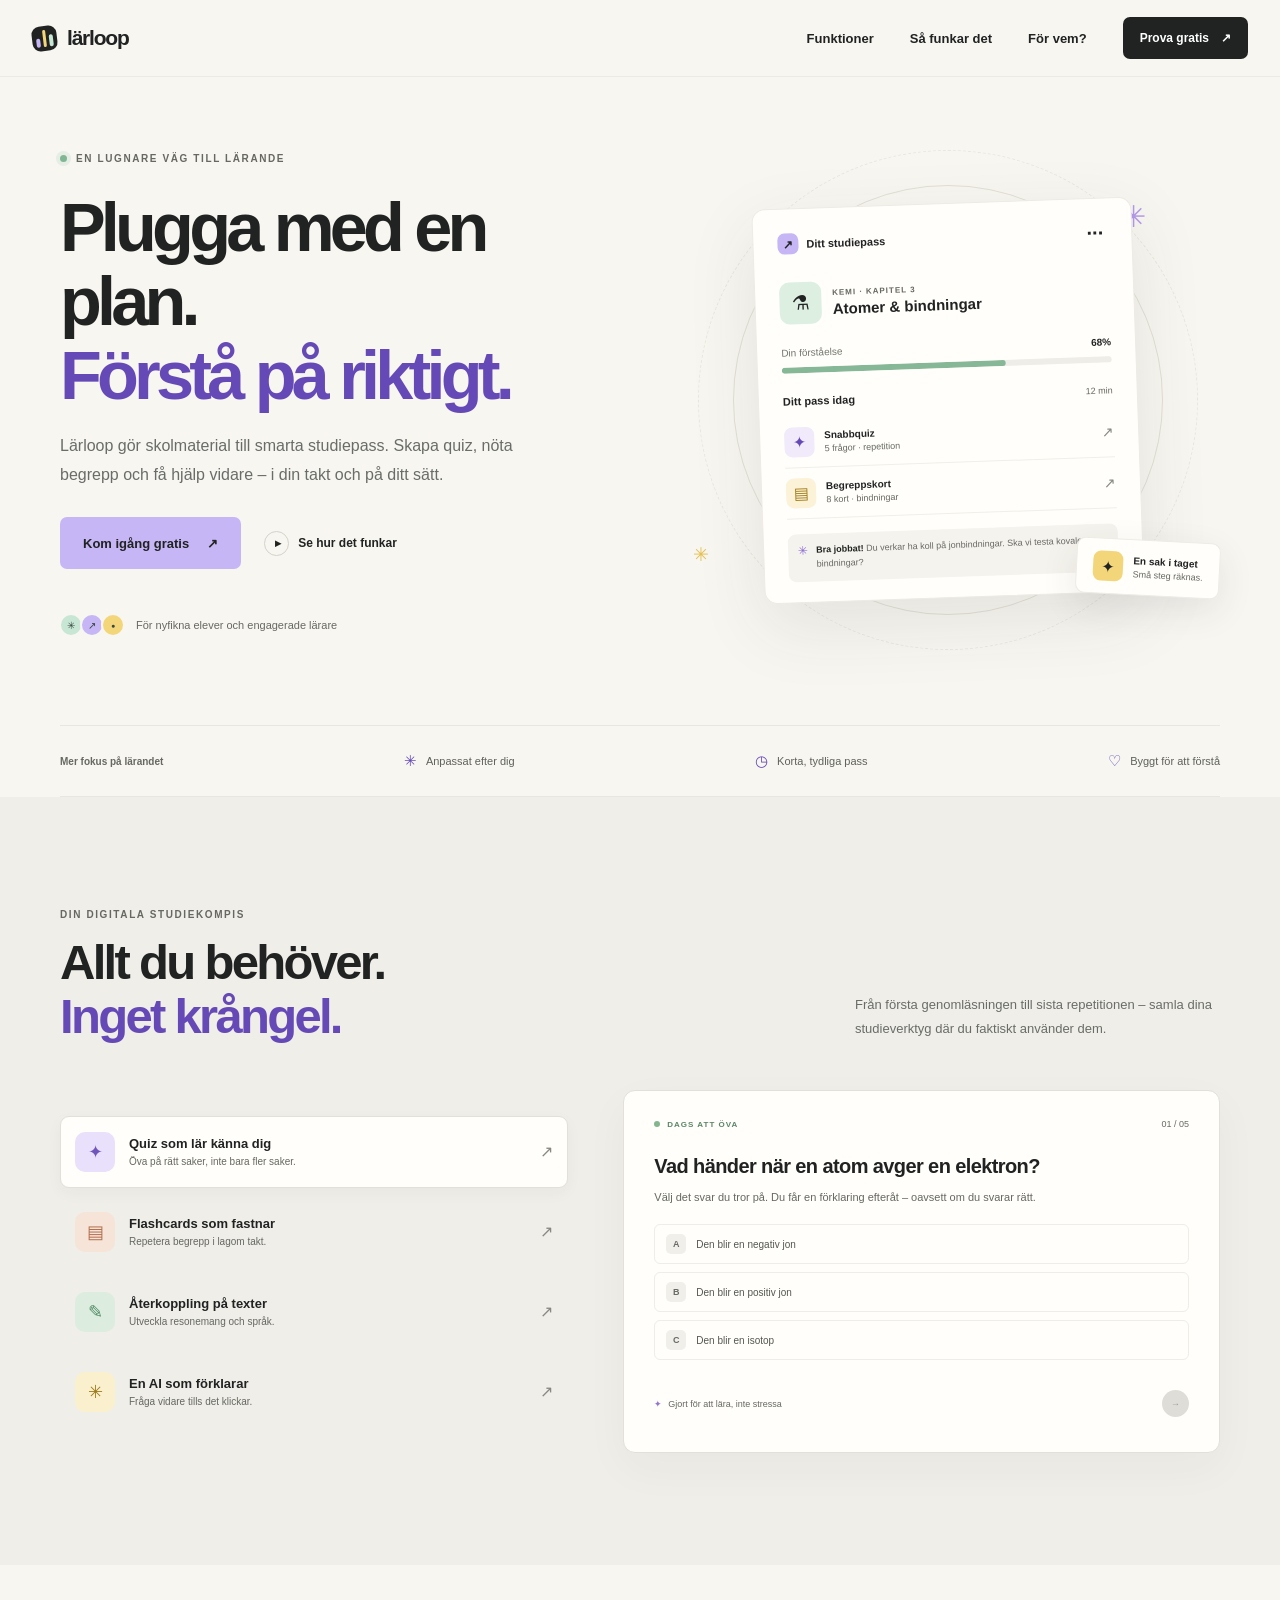
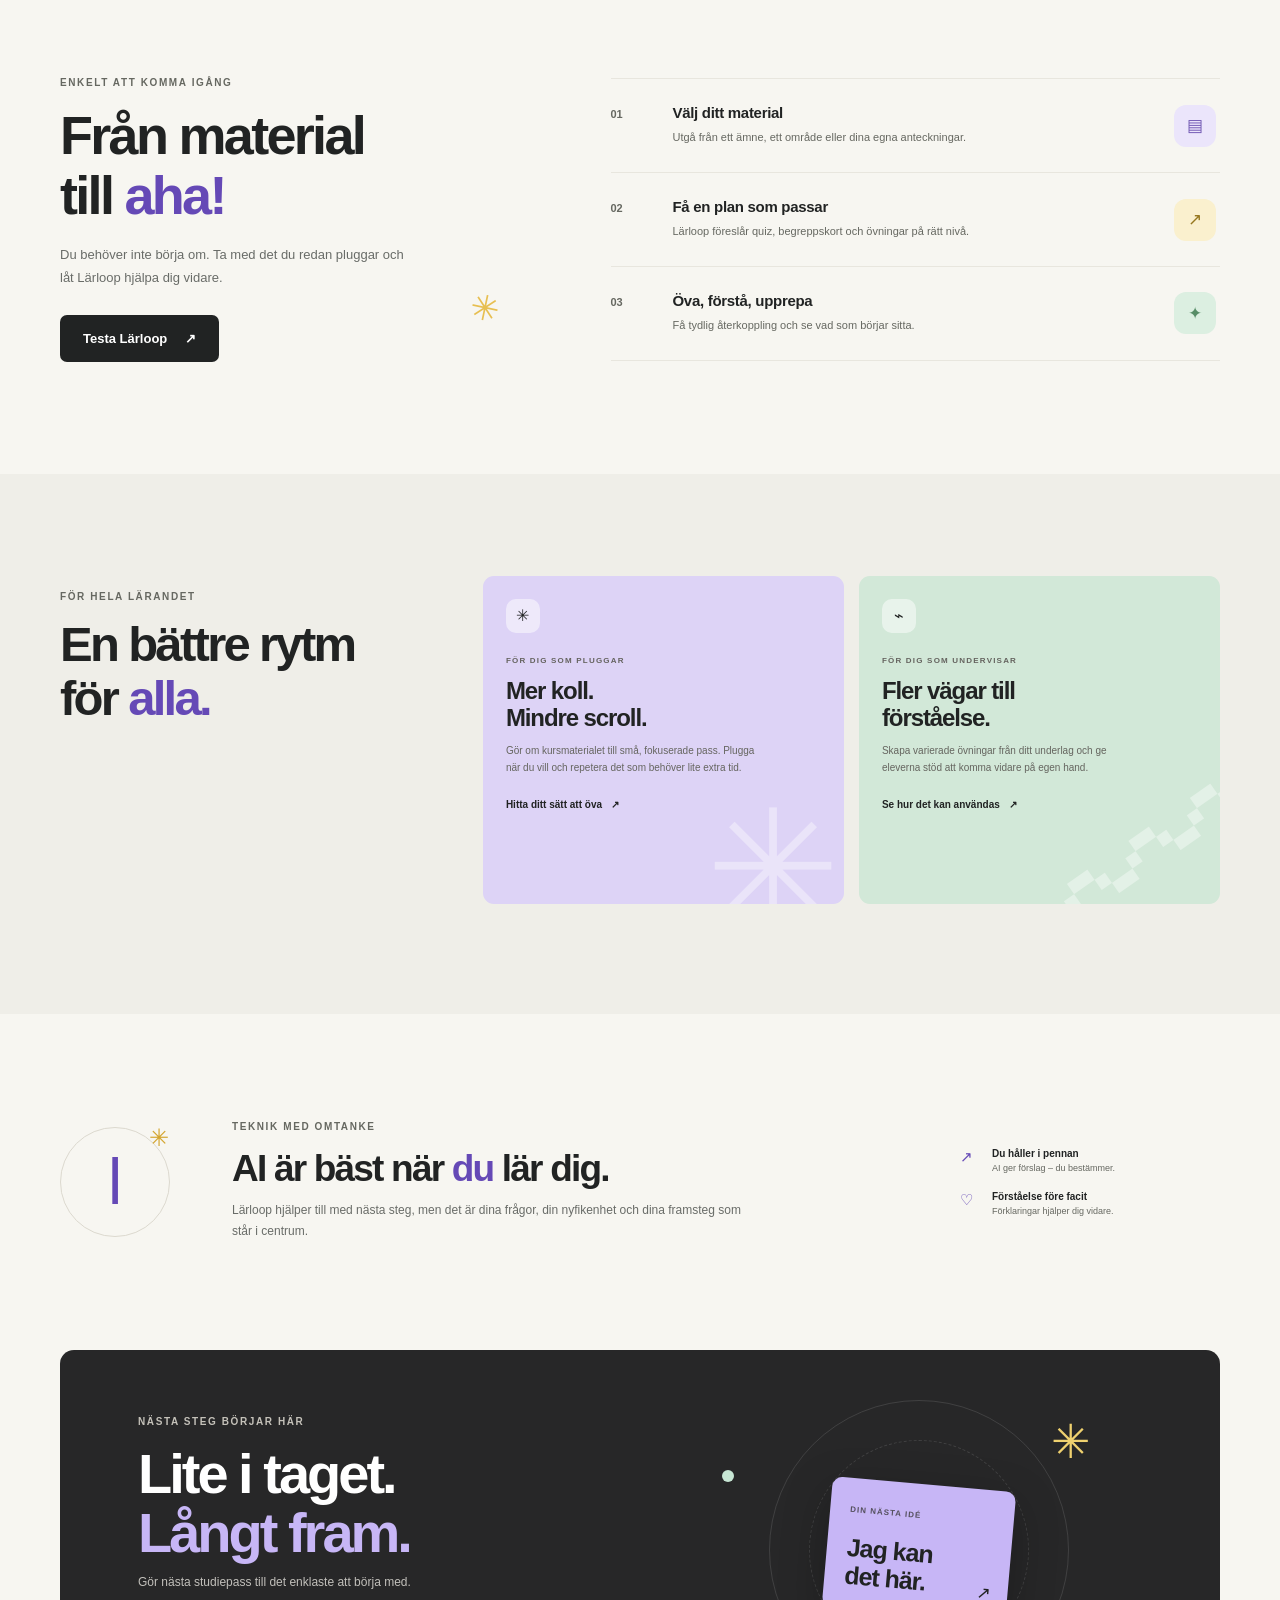
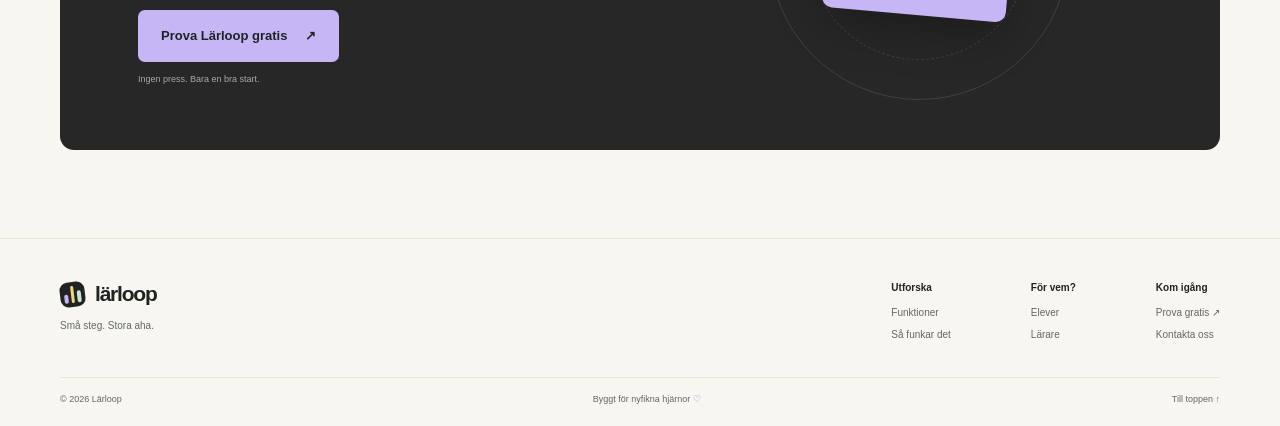
<file: index.html>
<!doctype html>
<html lang="sv">
  <head>
    <meta charset="utf-8">
    <meta name="viewport" content="width=device-width, initial-scale=1">
    <meta name="theme-color" content="#f7f6f1">
    <meta name="description" content="Lärloop hjälper dig att förstå mer och plugga smartare med AI-verktyg för skola och studier.">
    <title>Lärloop – plugga med en plan</title>
    <link rel="stylesheet" href="styles.css">
    <script src="script.js" defer></script>
  </head>
  <body>
    <a class="skip-link" href="#main">Hoppa till innehållet</a>
    <header class="site-header">
      <div class="nav-shell">
        <a class="brand" href="#top" aria-label="Lärloop, till startsidan">
          <span class="brand-mark" aria-hidden="true"><span></span><span></span><span></span></span>
          <span>lärloop</span>
        </a>
        <button class="menu-toggle" type="button" aria-expanded="false" aria-controls="site-nav" aria-label="Öppna meny">
          <span></span><span></span>
        </button>
        <nav class="site-nav" id="site-nav" aria-label="Huvudmeny">
          <a href="#funktioner">Funktioner</a>
          <a href="#sa-funkar-det">Så funkar det</a>
          <a href="#for-vem">För vem?</a>
          <a class="button button-small button-dark" href="app.html">Prova gratis <span aria-hidden="true">↗</span></a>
        </nav>
      </div>
    </header>

    <main id="main">
      <section class="hero section-wrap" id="top">
        <div class="hero-copy">
          <div class="eyebrow"><span class="eyebrow-dot"></span> En lugnare väg till lärande</div>
          <h1>Plugga med en plan.<br><span>Förstå på riktigt.</span></h1>
          <p class="hero-lede">Lärloop gör skolmaterial till smarta studiepass. Skapa quiz, nöta begrepp och få hjälp vidare – i din takt och på ditt sätt.</p>
          <div class="hero-actions">
            <a class="button button-primary" href="app.html">Kom igång gratis <span aria-hidden="true">↗</span></a>
            <a class="text-link" href="#sa-funkar-det"><span class="play-icon" aria-hidden="true">▶</span> Se hur det funkar</a>
          </div>
          <div class="hero-note"><span class="avatar-stack" aria-hidden="true"><i>✳</i><i>↗</i><i>●</i></span><span>För nyfikna elever och engagerade lärare</span></div>
        </div>
        <div class="hero-visual" aria-label="Exempel på ett personligt studiepass i Lärloop">
          <div class="visual-sparkle sparkle-one" aria-hidden="true">✳</div>
          <div class="visual-sparkle sparkle-two" aria-hidden="true">✳</div>
          <div class="orbit orbit-one"></div><div class="orbit orbit-two"></div>
          <div class="study-card">
            <div class="study-card-top">
              <div class="mini-brand"><span class="mini-mark" aria-hidden="true">↗</span> Ditt studiepass</div>
              <button class="more-button" type="button" aria-label="Fler alternativ">···</button>
            </div>
            <div class="study-subject"><span class="subject-icon" aria-hidden="true">⚗</span><div><span class="tiny-label">KEMI · KAPITEL 3</span><strong>Atomer &amp; bindningar</strong></div></div>
            <div class="progress-label"><span>Din förståelse</span><strong id="progress-value">68%</strong></div>
            <div class="progress-track" role="progressbar" aria-label="Din förståelse i kemi" aria-valuenow="68" aria-valuemin="0" aria-valuemax="100"><span id="progress-bar"></span></div>
            <div class="today-label">Ditt pass idag <span>12 min</span></div>
            <div class="task-row"><span class="task-icon task-purple" aria-hidden="true">✦</span><span><strong>Snabbquiz</strong><small>5 frågor · repetition</small></span><span class="task-arrow" aria-hidden="true">↗</span></div>
            <div class="task-row"><span class="task-icon task-yellow" aria-hidden="true">▤</span><span><strong>Begreppskort</strong><small>8 kort · bindningar</small></span><span class="task-arrow" aria-hidden="true">↗</span></div>
            <div class="coach-note"><span class="coach-icon" aria-hidden="true">✳</span><p><strong>Bra jobbat!</strong> Du verkar ha koll på jonbindningar. Ska vi testa kovalenta bindningar?</p></div>
          </div>
          <div class="floating-note"><span aria-hidden="true">✦</span><div><strong>En sak i taget</strong><small>Små steg räknas.</small></div></div>
        </div>
      </section>

      <section class="proof-strip section-wrap" aria-label="Lärloops arbetssätt">
        <span class="proof-intro">Mer fokus på lärandet</span>
        <span><i aria-hidden="true">✳</i> Anpassat efter dig</span>
        <span><i aria-hidden="true">◷</i> Korta, tydliga pass</span>
        <span><i aria-hidden="true">♡</i> Byggt för att förstå</span>
      </section>

      <section class="features-section section-pad" id="funktioner">
        <div class="section-wrap">
          <div class="section-heading">
            <div><div class="eyebrow">Din digitala studiekompis</div><h2>Allt du behöver.<br><span>Inget krångel.</span></h2></div>
            <p>Från första genomläsningen till sista repetitionen – samla dina studieverktyg där du faktiskt använder dem.</p>
          </div>
          <div class="feature-layout">
            <div class="feature-list" role="tablist" aria-label="Utforska Lärloops verktyg">
              <button class="feature-tab is-active" type="button" role="tab" id="tab-quiz" aria-selected="true" aria-controls="feature-panel" data-feature="quiz">
                <span class="feature-tab-icon icon-lilac" aria-hidden="true">✦</span><span><strong>Quiz som lär känna dig</strong><small>Öva på rätt saker, inte bara fler saker.</small></span><span class="tab-chevron" aria-hidden="true">↗</span>
              </button>
              <button class="feature-tab" type="button" role="tab" id="tab-cards" aria-selected="false" aria-controls="feature-panel" data-feature="cards" tabindex="-1">
                <span class="feature-tab-icon icon-peach" aria-hidden="true">▤</span><span><strong>Flashcards som fastnar</strong><small>Repetera begrepp i lagom takt.</small></span><span class="tab-chevron" aria-hidden="true">↗</span>
              </button>
              <button class="feature-tab" type="button" role="tab" id="tab-writing" aria-selected="false" aria-controls="feature-panel" data-feature="writing" tabindex="-1">
                <span class="feature-tab-icon icon-mint" aria-hidden="true">✎</span><span><strong>Återkoppling på texter</strong><small>Utveckla resonemang och språk.</small></span><span class="tab-chevron" aria-hidden="true">↗</span>
              </button>
              <button class="feature-tab" type="button" role="tab" id="tab-assistant" aria-selected="false" aria-controls="feature-panel" data-feature="assistant" tabindex="-1">
                <span class="feature-tab-icon icon-yellow" aria-hidden="true">✳</span><span><strong>En AI som förklarar</strong><small>Fråga vidare tills det klickar.</small></span><span class="tab-chevron" aria-hidden="true">↗</span>
              </button>
            </div>
            <div class="feature-preview" id="feature-panel" role="tabpanel" aria-labelledby="tab-quiz" tabindex="0">
              <div class="preview-top"><span class="preview-pill"><i aria-hidden="true"></i><span id="preview-label">DAGS ATT ÖVA</span></span><span class="preview-count" id="preview-count">01 / 05</span></div>
              <h3 id="preview-title">Vad händer när en atom avger en elektron?</h3>
              <p id="preview-description">Välj det svar du tror på. Du får en förklaring efteråt – oavsett om du svarar rätt.</p>
              <div class="answer-list" id="answer-list">
                <button class="answer-option" type="button" data-correct="false"><span>A</span> Den blir en negativ jon</button>
                <button class="answer-option" type="button" data-correct="true"><span>B</span> Den blir en positiv jon</button>
                <button class="answer-option" type="button" data-correct="false"><span>C</span> Den blir en isotop</button>
              </div>
              <div class="feedback-message" id="answer-feedback" aria-live="polite"></div>
              <div class="preview-footer"><span><i aria-hidden="true">✦</i> Gjort för att lära, inte stressa</span><button id="next-question" type="button" aria-label="Nästa övning" disabled>→</button></div>
            </div>
          </div>
        </div>
      </section>

      <section class="steps-section section-pad" id="sa-funkar-det">
        <div class="section-wrap steps-grid">
          <div class="steps-copy">
            <div class="eyebrow">Enkelt att komma igång</div>
            <h2>Från material<br>till <span>aha!</span></h2>
            <p>Du behöver inte börja om. Ta med det du redan pluggar och låt Lärloop hjälpa dig vidare.</p>
            <a class="button button-dark" href="app.html">Testa Lärloop <span aria-hidden="true">↗</span></a>
            <div class="steps-doodle" aria-hidden="true">✳</div>
          </div>
          <div class="steps-list">
            <article class="step-item"><span class="step-number">01</span><div><h3>Välj ditt material</h3><p>Utgå från ett ämne, ett område eller dina egna anteckningar.</p></div><span class="step-icon step-icon-purple" aria-hidden="true">▤</span></article>
            <article class="step-item"><span class="step-number">02</span><div><h3>Få en plan som passar</h3><p>Lärloop föreslår quiz, begreppskort och övningar på rätt nivå.</p></div><span class="step-icon step-icon-yellow" aria-hidden="true">↗</span></article>
            <article class="step-item"><span class="step-number">03</span><div><h3>Öva, förstå, upprepa</h3><p>Få tydlig återkoppling och se vad som börjar sitta.</p></div><span class="step-icon step-icon-mint" aria-hidden="true">✦</span></article>
          </div>
        </div>
      </section>

      <section class="audience-section section-pad" id="for-vem">
        <div class="section-wrap audience-wrap">
          <div class="audience-heading"><div class="eyebrow">För hela lärandet</div><h2>En bättre rytm<br>för <span>alla.</span></h2></div>
          <div class="audience-cards">
            <article class="audience-card learner-card"><div class="audience-icon" aria-hidden="true">✳</div><div class="eyebrow">För dig som pluggar</div><h3>Mer koll.<br>Mindre scroll.</h3><p>Gör om kursmaterialet till små, fokuserade pass. Plugga när du vill och repetera det som behöver lite extra tid.</p><a href="#funktioner" class="text-link">Hitta ditt sätt att öva <span aria-hidden="true">↗</span></a><div class="card-decoration decoration-sun" aria-hidden="true">✳</div></article>
            <article class="audience-card teacher-card"><div class="audience-icon" aria-hidden="true">⌁</div><div class="eyebrow">För dig som undervisar</div><h3>Fler vägar till<br>förståelse.</h3><p>Skapa varierade övningar från ditt underlag och ge eleverna stöd att komma vidare på egen hand.</p><a href="#sa-funkar-det" class="text-link">Se hur det kan användas <span aria-hidden="true">↗</span></a><div class="card-decoration decoration-loop" aria-hidden="true">〰</div></article>
          </div>
        </div>
      </section>

      <section class="promise-section section-wrap">
        <div class="promise-mark" aria-hidden="true"><span>l</span><i>✳</i></div>
        <div class="promise-copy"><div class="eyebrow">Teknik med omtanke</div><h2>AI är bäst när <span>du</span> lär dig.</h2><p>Lärloop hjälper till med nästa steg, men det är dina frågor, din nyfikenhet och dina framsteg som står i centrum.</p></div>
        <div class="promise-points"><div><span aria-hidden="true">↗</span><strong>Du håller i pennan</strong><small>AI ger förslag – du bestämmer.</small></div><div><span aria-hidden="true">♡</span><strong>Förståelse före facit</strong><small>Förklaringar hjälper dig vidare.</small></div></div>
      </section>

      <section class="closing-section section-wrap">
        <div class="closing-content"><div class="eyebrow">Nästa steg börjar här</div><h2>Lite i taget.<br><span>Långt fram.</span></h2><p>Gör nästa studiepass till det enklaste att börja med.</p><a class="button button-primary" href="app.html">Prova Lärloop gratis <span aria-hidden="true">↗</span></a><small>Ingen press. Bara en bra start.</small></div>
        <div class="closing-art" aria-hidden="true"><div class="art-ring ring-a"></div><div class="art-ring ring-b"></div><div class="art-star">✳</div><div class="art-orbit-dot"></div><div class="art-card"><span>DIN NÄSTA IDÉ</span><strong>Jag kan<br>det här.</strong><i>↗</i></div></div>
      </section>
    </main>

    <footer class="site-footer">
      <div class="footer-main section-wrap">
        <div class="footer-brand"><a class="brand" href="#top"><span class="brand-mark" aria-hidden="true"><span></span><span></span><span></span></span><span>lärloop</span></a><p>Små steg. Stora aha.</p></div>
        <div class="footer-links"><div><strong>Utforska</strong><a href="#funktioner">Funktioner</a><a href="#sa-funkar-det">Så funkar det</a></div><div><strong>För vem?</strong><a href="#for-vem">Elever</a><a href="#for-vem">Lärare</a></div><div><strong>Kom igång</strong><a class="footer-signup" href="app.html">Prova gratis ↗</a><a href="mailto:hej@larloop.se">Kontakta oss</a></div></div>
      </div>
      <div class="footer-bottom section-wrap"><span>© <span id="current-year"></span> Lärloop</span><span>Byggt för nyfikna hjärnor <i aria-hidden="true">♡</i></span><a href="#top">Till toppen ↑</a></div>
    </footer>

  </body>
</html>
</file>
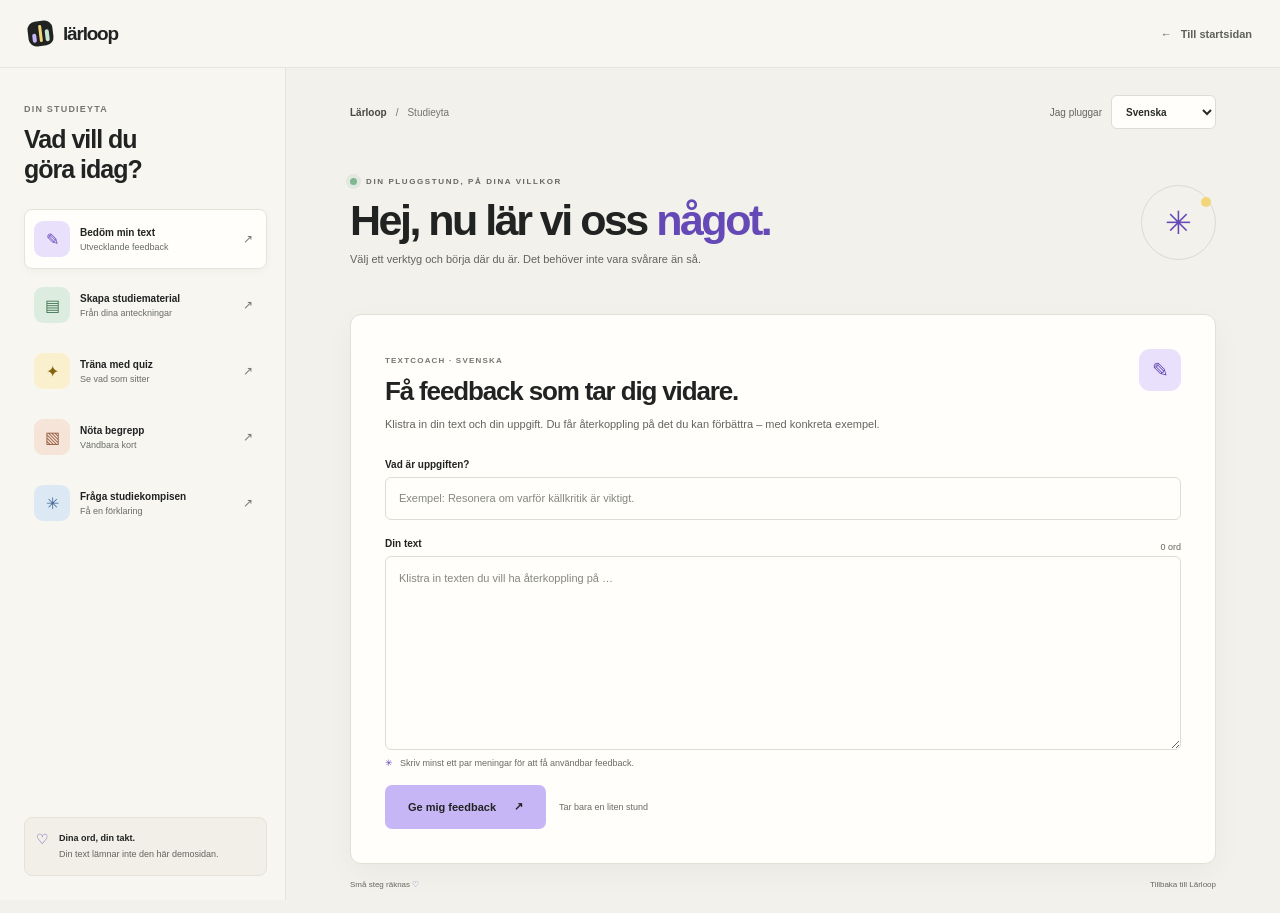
<file: app.html>
<!doctype html>
<html lang="sv">
  <head>
    <meta charset="utf-8">
    <meta name="viewport" content="width=device-width, initial-scale=1">
    <meta name="theme-color" content="#f7f6f1">
    <meta name="description" content="Välj studieverktyg, öva och få genomtänkt återkoppling med Lärloop.">
    <title>Din studieyta – Lärloop</title>
    <link rel="stylesheet" href="styles.css">
    <link rel="stylesheet" href="app.css">
    <script src="app.js" defer></script>
  </head>
  <body class="workspace-page">
    <a class="skip-link" href="#workspace-main">Hoppa till studieytan</a>
    <header class="workspace-header">
      <a class="brand" href="index.html" aria-label="Lärloop, tillbaka till startsidan">
        <span class="brand-mark" aria-hidden="true"><span></span><span></span><span></span></span>
        <span>lärloop</span>
      </a>
      <a class="back-link" href="index.html"><span aria-hidden="true">←</span> Till startsidan</a>
    </header>

    <main class="workspace-shell" id="workspace-main">
      <aside class="workspace-sidebar" aria-label="Välj studieverktyg">
        <div class="sidebar-kicker">DIN STUDIEYTA</div>
        <p class="sidebar-title">Vad vill du<br>göra idag?</p>
        <nav class="tool-nav" aria-label="Studieverktyg">
          <button class="tool-nav-button is-active" id="tool-write" type="button" data-tool="write" aria-current="page">
            <span class="tool-icon tool-icon-purple" aria-hidden="true">✎</span><span><strong>Bedöm min text</strong><small>Utvecklande feedback</small></span><span class="nav-arrow" aria-hidden="true">↗</span>
          </button>
          <button class="tool-nav-button" id="tool-material" type="button" data-tool="material">
            <span class="tool-icon tool-icon-green" aria-hidden="true">▤</span><span><strong>Skapa studiematerial</strong><small>Från dina anteckningar</small></span><span class="nav-arrow" aria-hidden="true">↗</span>
          </button>
          <button class="tool-nav-button" id="tool-quiz" type="button" data-tool="quiz">
            <span class="tool-icon tool-icon-yellow" aria-hidden="true">✦</span><span><strong>Träna med quiz</strong><small>Se vad som sitter</small></span><span class="nav-arrow" aria-hidden="true">↗</span>
          </button>
          <button class="tool-nav-button" id="tool-cards" type="button" data-tool="cards">
            <span class="tool-icon tool-icon-peach" aria-hidden="true">▧</span><span><strong>Nöta begrepp</strong><small>Vändbara kort</small></span><span class="nav-arrow" aria-hidden="true">↗</span>
          </button>
          <button class="tool-nav-button" id="tool-tutor" type="button" data-tool="tutor">
            <span class="tool-icon tool-icon-blue" aria-hidden="true">✳</span><span><strong>Fråga studiekompisen</strong><small>Få en förklaring</small></span><span class="nav-arrow" aria-hidden="true">↗</span>
          </button>
        </nav>
        <div class="privacy-note"><span aria-hidden="true">♡</span><p><strong>Dina ord, din takt.</strong><br>Din text lämnar inte den här demosidan.</p></div>
      </aside>

      <section class="workspace-content">
        <div class="workspace-topline">
          <div class="breadcrumb"><a href="index.html">Lärloop</a><span aria-hidden="true">/</span><span>Studieyta</span></div>
          <label class="subject-picker"><span>Jag pluggar</span>
            <select id="subject-select" aria-label="Välj ämne">
              <option value="Svenska">Svenska</option>
              <option value="Kemi">Kemi</option>
              <option value="Historia">Historia</option>
              <option value="Biologi">Biologi</option>
              <option value="Engelska">Engelska</option>
            </select>
          </label>
        </div>
        <div class="workspace-welcome">
          <div><div class="eyebrow"><span class="eyebrow-dot"></span> DIN PLUGGSTUND, PÅ DINA VILLKOR</div><h1>Hej, nu lär vi oss <span>något.</span></h1><p>Välj ett verktyg och börja där du är. Det behöver inte vara svårare än så.</p></div>
          <div class="welcome-mark" aria-hidden="true"><span>✳</span><i></i></div>
        </div>

        <section class="workspace-panel writing-panel" data-panel="write" aria-labelledby="writing-title">
          <div class="panel-heading"><div><span class="panel-overline">TEXTCOACH · <span class="selected-subject">SVENSKA</span></span><h2 id="writing-title">Få feedback som tar dig vidare.</h2><p>Klistra in din text och din uppgift. Du får återkoppling på det du kan förbättra – med konkreta exempel.</p></div><span class="panel-symbol" aria-hidden="true">✎</span></div>
          <form id="writing-form" class="writing-form">
            <label for="assignment-input">Vad är uppgiften?</label>
            <input id="assignment-input" name="assignment" type="text" placeholder="Exempel: Resonera om varför källkritik är viktigt." maxlength="180">
            <div class="editor-label-row"><label for="essay-input">Din text</label><span id="word-count">0 ord</span></div>
            <textarea id="essay-input" name="essay" rows="9" placeholder="Klistra in texten du vill ha återkoppling på …" required></textarea>
            <div class="writing-hint"><span aria-hidden="true">✳</span> Skriv minst ett par meningar för att få användbar feedback.</div>
            <div class="writing-actions"><button class="button button-primary" type="submit">Ge mig feedback <span aria-hidden="true">↗</span></button><span>Tar bara en liten stund</span></div>
          </form>
          <section class="feedback-panel" id="feedback-panel" aria-live="polite" aria-labelledby="feedback-title" hidden>
            <div class="feedback-header"><div><span class="panel-overline">DIN ÅTERKOPPLING</span><h3 id="feedback-title">Här är vad jag ser i din text</h3></div><span class="feedback-badge"><span aria-hidden="true">✦</span> Att öva på</span></div>
            <p class="feedback-intro" id="feedback-intro"></p>
            <div class="feedback-grid" id="feedback-grid"></div>
            <div class="feedback-next"><span class="next-icon" aria-hidden="true">↗</span><div><strong>Nästa steg</strong><p id="next-suggestion"></p></div></div>
            <details class="example-rewrite"><summary>Se ett exempel på hur du kan utveckla en mening</summary><p id="rewrite-example"></p><small>Exemplet är ett stöd – behåll din egen röst och dina egna idéer.</small></details>
            <div class="feedback-actions"><button type="button" class="button button-dark" id="revise-button">Jag vill skriva om texten <span aria-hidden="true">↗</span></button><button type="button" class="subtle-button" id="clear-feedback">Börja om</button></div>
            <p class="demo-disclaimer">Det här är en interaktiv demo med fördefinierad textanalys, inte en ansluten AI-tjänst. Feedbacken är ett lärstöd – inte ett betyg.</p>
          </section>
        </section>

        <section class="workspace-panel material-panel" data-panel="material" aria-labelledby="material-title" hidden>
          <div class="panel-heading"><div><span class="panel-overline">DINA ANTECKNINGAR · <span class="selected-subject">SVENSKA</span></span><h2 id="material-title">Gör anteckningar till pluggmaterial.</h2><p>Lägg in ditt underlag och skapa en sammanfattning, begreppskort och en övningsfråga.</p></div><span class="panel-symbol" aria-hidden="true">▤</span></div>
          <form id="material-form" class="writing-form">
            <label for="notes-input">Dina anteckningar</label>
            <textarea id="notes-input" rows="8" placeholder="Klistra in ett stycke ur dina anteckningar eller skriv in viktiga begrepp …" required></textarea>
            <div class="writing-actions"><button class="button button-primary" type="submit">Skapa mitt material <span aria-hidden="true">↗</span></button><span>Du bestämmer vad som är viktigt</span></div>
          </form>
          <section class="generated-material" id="generated-material" aria-live="polite" hidden>
            <span class="panel-overline">DITT STUDIEMATERIAL</span><h3>En tydligare väg genom innehållet</h3>
            <article class="generated-summary"><span>✦ SAMMANFATTNING</span><p id="summary-output"></p></article>
            <div class="generated-lower"><article class="generated-terms"><span>▤ NYCKELORD</span><ul id="terms-output"></ul></article><article class="generated-question"><span>↗ TESTA DIG SJÄLV</span><p id="question-output"></p></article></div>
            <p class="demo-disclaimer">Materialet skapas lokalt som en demo från din text, utan en ansluten AI-tjänst.</p>
          </section>
        </section>

        <section class="workspace-panel quiz-panel" data-panel="quiz" aria-labelledby="quiz-title" hidden>
          <div class="panel-heading"><div><span class="panel-overline">SNABBQUIZ · <span class="selected-subject">SVENSKA</span></span><h2 id="quiz-title">Tänk efter – välj ditt svar.</h2><p>En fråga i taget. Här handlar det om att förstå varför.</p></div><span class="panel-symbol" aria-hidden="true">✦</span></div>
          <div class="quiz-card">
            <div class="quiz-progress-line"><span id="quiz-number">FRÅGA 1 AV 3</span><span class="quiz-dots" aria-hidden="true"><i class="active"></i><i></i><i></i></span></div>
            <h3 id="quiz-question"></h3><div class="quiz-options" id="quiz-options"></div>
            <p class="quiz-feedback" id="quiz-feedback" aria-live="polite"></p>
            <button class="button button-dark" id="quiz-next" type="button" disabled>Nästa fråga <span aria-hidden="true">→</span></button>
          </div>
        </section>

        <section class="workspace-panel cards-panel" data-panel="cards" aria-labelledby="cards-title" hidden>
          <div class="panel-heading"><div><span class="panel-overline">BEGREPPSKORT · <span class="selected-subject">SVENSKA</span></span><h2 id="cards-title">Hämta fram det du minns.</h2><p>Titta på begreppet, försök förklara det och vänd sedan kortet.</p></div><span class="panel-symbol" aria-hidden="true">▧</span></div>
          <div class="flashcard-area">
            <button type="button" class="flashcard" id="flashcard" aria-label="Vänd begreppskortet" aria-pressed="false"><span class="flashcard-count" id="flashcard-count">KORT 1 AV 3</span><span class="flashcard-term" id="flashcard-term"></span><span class="flashcard-hint" id="flashcard-hint">Tryck för att vända ↻</span><span class="flashcard-answer" id="flashcard-answer" hidden></span></button>
            <div class="flashcard-actions"><button class="subtle-button" id="card-previous" type="button">← Föregående</button><button class="button button-dark" id="card-next" type="button">Kan det! Nästa →</button></div>
            <p class="flashcard-note" id="flashcard-note" aria-live="polite"></p>
          </div>
        </section>

        <section class="workspace-panel tutor-panel" data-panel="tutor" aria-labelledby="tutor-title" hidden>
          <div class="panel-heading"><div><span class="panel-overline">STUDIEKOMPIS · <span class="selected-subject">SVENSKA</span></span><h2 id="tutor-title">Inga frågor är för små.</h2><p>Berätta vad du undrar – så börjar vi med en enkel förklaring.</p></div><span class="panel-symbol" aria-hidden="true">✳</span></div>
          <div class="tutor-chat" id="tutor-chat" aria-live="polite">
            <div class="chat-message coach-message"><span class="chat-avatar" aria-hidden="true">l.</span><p>Hej! Jag är din studiekompis. Vad vill du förstå bättre i <strong class="selected-subject">svenska</strong>?</p></div>
          </div>
          <form class="tutor-form" id="tutor-form"><label class="visually-hidden" for="tutor-question">Skriv en fråga</label><input id="tutor-question" type="text" maxlength="280" placeholder="Skriv din fråga här …" required><button class="button button-dark" type="submit">Fråga <span aria-hidden="true">↗</span></button></form>
          <div class="tutor-prompts"><span>Prova att fråga:</span><button type="button" class="prompt-chip">Kan du förklara det enklare?</button><button type="button" class="prompt-chip">Ge mig ett exempel</button></div>
          <p class="demo-disclaimer">Studiekompisen ger exempelbaserade svar lokalt i den här demon – ingen riktig AI-tjänst är ansluten.</p>
        </section>
        <footer class="workspace-footer"><span>Små steg räknas <i aria-hidden="true">♡</i></span><a href="index.html">Tillbaka till Lärloop</a></footer>
      </section>
    </main>
  </body>
</html>
</file>
<file: styles.css>
:root {
  color-scheme: light;
  --ink: #212323;
  --muted: #696c68;
  --paper: #f7f6f1;
  --white: #fffefa;
  --purple: #c7b6f6;
  --purple-dark: #6549b6;
  --mint: #c7e6d4;
  --yellow: #f4d67a;
  --line: #e8e6de;
  --font-body: "Segoe UI", Arial, sans-serif;
  --font-display: "Segoe UI", Arial, sans-serif;
}

* { box-sizing: border-box; }
html { scroll-behavior: smooth; scroll-padding-top: 90px; }
body { margin: 0; background: var(--paper); color: var(--ink); font-family: var(--font-body); -webkit-font-smoothing: antialiased; }
button, input { font: inherit; }
button, a { -webkit-tap-highlight-color: transparent; }
a { color: inherit; text-decoration: none; }
button { color: inherit; }
::selection { background: #ded3fa; }

.skip-link { position: absolute; z-index: 20; top: 8px; left: 8px; padding: 12px 16px; border-radius: 8px; background: var(--ink); color: white; transform: translateY(-150%); }
.skip-link:focus { transform: translateY(0); }
.section-wrap { width: min(1160px, calc(100% - 64px)); margin-inline: auto; }
.section-pad { padding-block: 112px; }
.site-header { position: sticky; top: 0; z-index: 10; background: rgb(247 246 241 / 92%); backdrop-filter: blur(16px); border-bottom: 1px solid rgb(33 35 35 / 5%); }
.nav-shell { width: min(1240px, calc(100% - 64px)); min-height: 76px; margin: auto; display: flex; justify-content: space-between; align-items: center; }
.brand { display: inline-flex; gap: 10px; align-items: center; font: 800 21px var(--font-display); letter-spacing: -1.2px; }
.brand-mark { display: inline-flex; width: 25px; height: 25px; align-items: end; gap: 3px; padding: 4px; border-radius: 8px; background: var(--ink); transform: rotate(-7deg); }
.brand-mark span { flex: 1; border-radius: 3px; background: var(--purple); }
.brand-mark span:nth-child(1) { height: 55%; }
.brand-mark span:nth-child(2) { height: 100%; background: var(--yellow); }
.brand-mark span:nth-child(3) { height: 72%; background: var(--mint); }
.site-nav { display: flex; gap: 36px; align-items: center; font-size: 13px; font-weight: 600; }
.site-nav > a { transition: color .2s ease; }
.site-nav > a:hover, .footer-links a:hover, .footer-signup:hover { color: var(--purple-dark); }
.button { min-height: 52px; display: inline-flex; align-items: center; justify-content: center; gap: 18px; padding: 0 23px; border: 0; border-radius: 7px; font-weight: 700; font-size: 13px; cursor: pointer; transition: transform .2s ease, box-shadow .2s ease, background .2s ease; }
.button:hover { transform: translateY(-2px); box-shadow: 0 8px 20px #2423231a; }
.button:focus-visible, a:focus-visible, .feature-tab:focus-visible, .answer-option:focus-visible, .menu-toggle:focus-visible { outline: 3px solid var(--purple-dark); outline-offset: 3px; }
.button-small { min-height: 42px; padding-inline: 17px; gap: 12px; font-size: 12px; }
.button-dark { background: var(--ink); color: white; }
.button-primary { background: var(--purple); color: var(--ink); }
.menu-toggle { display: none; }

.hero { min-height: 620px; display: grid; grid-template-columns: 1.02fr .98fr; align-items: center; gap: 48px; padding-block: 76px 78px; }
.hero-copy { padding-bottom: 10px; }
.eyebrow { display: flex; align-items: center; gap: 9px; color: #666861; font-size: 10px; font-weight: 700; letter-spacing: 1.6px; text-transform: uppercase; }
.eyebrow-dot { width: 7px; height: 7px; display: inline-block; border-radius: 50%; background: #81b693; box-shadow: 0 0 0 4px #81b69324; }
h1, h2, h3, p { margin-top: 0; }
h1, h2, h3 { font-family: var(--font-display); }
h1 { margin: 27px 0 19px; font-size: clamp(46px, 5.35vw, 69px); line-height: 1.08; font-weight: 700; letter-spacing: -4.8px; }
h1 span, .section-heading h2 span, .steps-copy h2 span, .audience-heading h2 span, .promise-copy h2 span, .closing-content h2 span { color: var(--purple-dark); }
.hero-lede { max-width: 465px; margin-bottom: 28px; color: var(--muted); font-size: 16px; line-height: 1.8; }
.hero-actions { display: flex; flex-wrap: wrap; align-items: center; gap: 23px; }
.text-link { display: inline-flex; gap: 9px; align-items: center; font-size: 12px; font-weight: 700; }
.text-link:hover { color: var(--purple-dark); }
.play-icon { width: 25px; height: 25px; display: grid; place-items: center; padding-left: 2px; border: 1px solid #d5d2c8; border-radius: 50%; font-size: 8px; }
.hero-note { display: flex; align-items: center; gap: 11px; margin-top: 44px; color: #676961; font-size: 11px; }
.avatar-stack { display: flex; padding-left: 2px; }
.avatar-stack i { width: 24px; height: 24px; display: grid; place-items: center; margin-left: -3px; border: 2px solid var(--paper); border-radius: 50%; background: var(--mint); color: #37483d; font-size: 10px; font-style: normal; }
.avatar-stack i:nth-child(2) { background: var(--purple); }
.avatar-stack i:nth-child(3) { background: var(--yellow); font-size: 7px; }
.hero-visual { position: relative; min-height: 475px; display: grid; place-items: center; }
.orbit { position: absolute; border: 1px solid #e3dfd4; border-radius: 50%; }
.orbit-one { width: 430px; height: 430px; }
.orbit-two { width: 500px; height: 500px; border-style: dashed; opacity: .65; }
.study-card { position: relative; z-index: 1; width: min(380px, 82%); padding: 23px 24px 20px; border: 1px solid #edebe4; border-radius: 13px; background: var(--white); box-shadow: 0 23px 70px #3a38301a; transform: rotate(-2deg); }
.study-card-top, .study-subject, .progress-label, .today-label, .task-row, .preview-top, .preview-footer { display: flex; align-items: center; }
.study-card-top { justify-content: space-between; margin-bottom: 27px; }
.mini-brand { display: flex; align-items: center; gap: 8px; font-size: 11px; font-weight: 700; }
.mini-mark { width: 21px; height: 21px; display: grid; place-items: center; border-radius: 7px; background: var(--purple); font-size: 12px; }
.more-button { padding: 0 4px; border: 0; background: transparent; font-weight: 700; font-size: 20px; cursor: pointer; }
.study-subject { gap: 11px; margin-bottom: 23px; }
.subject-icon { width: 42px; height: 42px; display: grid; place-items: center; border-radius: 10px; background: #dcefe1; font-size: 20px; }
.study-subject div { display: grid; gap: 3px; }
.tiny-label { color: #666861; font-size: 8px; font-weight: 700; letter-spacing: 1px; }
.study-subject strong { font: 700 15px var(--font-display); }
.progress-label { justify-content: space-between; color: #74766f; font-size: 10px; }
.progress-label strong { color: var(--ink); }
.progress-track { height: 6px; margin-top: 9px; overflow: hidden; border-radius: 5px; background: #eeede7; }
.progress-track span { width: 68%; height: 100%; display: block; border-radius: inherit; background: #86b797; transition: width .35s ease; }
.today-label { justify-content: space-between; margin: 22px 0 10px; font-size: 11px; font-weight: 700; }
.today-label span { color: #666861; font-size: 9px; font-weight: 500; }
.task-row { gap: 10px; padding: 10px 0; border-bottom: 1px solid #f0efe9; }
.task-row > span:nth-child(2) { flex: 1; display: grid; gap: 3px; }
.task-row strong { font-size: 10px; }
.task-row small { color: #666861; font-size: 9px; }
.task-icon { width: 30px; height: 30px; display: grid; place-items: center; border-radius: 8px; }
.task-purple { background: #f0eafa; color: var(--purple-dark); }
.task-yellow { background: #fbf2d7; color: #a17c15; }
.task-arrow { color: #858780; font-size: 14px; }
.coach-note { display: flex; gap: 8px; align-items: flex-start; margin-top: 15px; padding: 10px; border-radius: 8px; background: #f5f3ed; }
.coach-icon { color: #8c6bd6; font-size: 12px; }
.coach-note p { margin: 0; color: #686a64; font-size: 9px; line-height: 1.55; }
.coach-note strong { color: var(--ink); }
.floating-note { position: absolute; z-index: 2; right: 0; bottom: 42px; display: flex; gap: 10px; align-items: center; padding: 12px 16px; border: 1px solid #eeece5; border-radius: 9px; background: var(--white); box-shadow: 0 12px 36px #3a383019; transform: rotate(3deg); }
.floating-note > span { width: 30px; height: 30px; display: grid; place-items: center; border-radius: 8px; background: var(--yellow); }
.floating-note div { display: grid; gap: 3px; }
.floating-note strong { font-size: 10px; }
.floating-note small { color: #666861; font-size: 9px; }
.visual-sparkle { position: absolute; color: #b398e9; }
.sparkle-one { top: 36px; right: 74px; font-size: 30px; }
.sparkle-two { bottom: 72px; left: 18px; color: #e7bf51; font-size: 19px; }

.proof-strip { min-height: 72px; display: flex; align-items: center; justify-content: space-between; border-top: 1px solid var(--line); border-bottom: 1px solid var(--line); color: #5f615a; font-size: 11px; }
.proof-strip > span:not(.proof-intro) { display: flex; align-items: center; gap: 9px; }
.proof-strip i { color: var(--purple-dark); font-size: 15px; font-style: normal; }
.proof-intro { color: #666861; font-size: 10px; font-weight: 600; }

.features-section { background: #efeee8; }
.section-heading { display: flex; justify-content: space-between; align-items: end; gap: 40px; margin-bottom: 46px; }
.section-heading h2, .steps-copy h2, .audience-heading h2 { margin: 16px 0 0; font-size: clamp(37px, 4vw, 49px); line-height: 1.1; letter-spacing: -2.7px; }
.section-heading > p { max-width: 365px; margin-bottom: 4px; color: var(--muted); font-size: 13px; line-height: 1.8; }
.feature-layout { display: grid; grid-template-columns: .92fr 1.08fr; gap: 55px; align-items: center; }
.feature-list { display: grid; gap: 8px; }
.feature-tab { width: 100%; display: flex; align-items: center; gap: 14px; padding: 15px 14px; border: 1px solid transparent; border-radius: 9px; background: transparent; text-align: left; cursor: pointer; transition: background .2s ease, border .2s ease, transform .2s ease; }
.feature-tab:hover { transform: translateX(3px); }
.feature-tab.is-active { border-color: #e2e0d8; background: var(--white); box-shadow: 0 5px 16px #30302b0a; }
.feature-tab-icon { width: 40px; height: 40px; flex: 0 0 40px; display: grid; place-items: center; border-radius: 10px; font-size: 18px; }
.icon-lilac { background: #e9e0fb; color: #7055ba; }
.icon-peach { background: #f6e4d9; color: #b46f4c; }
.icon-mint { background: #dceddf; color: #4f8b65; }
.icon-yellow { background: #fbf0ce; color: #9c791c; }
.feature-tab > span:nth-child(2) { flex: 1; display: grid; gap: 5px; }
.feature-tab strong { font: 700 13px var(--font-display); }
.feature-tab small { color: #666861; font-size: 10px; }
.tab-chevron { color: #888981; }
.feature-preview { min-height: 363px; padding: 28px 30px 20px; border: 1px solid #e2e0d8; border-radius: 12px; background: var(--white); box-shadow: 0 15px 45px #2e2d270a; }
.preview-top { justify-content: space-between; }
.preview-pill { display: flex; align-items: center; gap: 7px; color: #5b8666; font-size: 8px; font-weight: 700; letter-spacing: 1px; }
.preview-pill i { width: 6px; height: 6px; border-radius: 50%; background: #83b58f; }
.preview-count { color: #666861; font-size: 9px; }
.feature-preview h3 { margin: 24px 0 8px; font-size: 20px; line-height: 1.35; letter-spacing: -.6px; }
.feature-preview > p { max-width: 420px; margin-bottom: 18px; color: #666861; font-size: 11px; line-height: 1.65; }
.answer-list { display: grid; gap: 8px; }
.answer-option { width: 100%; display: flex; gap: 10px; align-items: center; padding: 9px 11px; border: 1px solid #eeede8; border-radius: 6px; background: transparent; color: #555751; text-align: left; font-size: 10px; cursor: pointer; transition: border .2s ease, background .2s ease; }
.answer-option:hover:not(:disabled) { border-color: #c6b4ef; background: #faf8ff; }
.answer-option > span { width: 20px; height: 20px; display: grid; place-items: center; border-radius: 5px; background: #f0efe9; color: #696b65; font-size: 9px; font-weight: 700; }
.answer-option.is-correct { border-color: #91c39c; background: #f2f8f2; color: #315d3b; }
.answer-option.is-incorrect { border-color: #e3aaa1; background: #fff6f3; }
.answer-option:disabled { cursor: default; }
.feedback-message { min-height: 16px; margin-top: 7px; color: #4d8058; font-size: 10px; }
.preview-footer { justify-content: space-between; margin-top: 7px; color: #666861; font-size: 9px; }
.preview-footer span { display: flex; gap: 6px; align-items: center; }
.preview-footer span i { color: #9275cf; font-style: normal; }
.preview-footer button { width: 27px; height: 27px; border: 0; border-radius: 50%; background: var(--ink); color: white; cursor: pointer; }
.preview-footer button:disabled { background: #deddd7; color: #999a93; cursor: default; }

.steps-section { background: var(--paper); }
.steps-grid { display: grid; grid-template-columns: .85fr 1.15fr; gap: 100px; align-items: center; }
.steps-copy { position: relative; }
.steps-copy h2 { margin-top: 18px; font-size: clamp(42px, 4.5vw, 54px); }
.steps-copy > p { max-width: 355px; margin: 18px 0 25px; color: var(--muted); font-size: 13px; line-height: 1.8; }
.steps-copy .button { min-height: 47px; }
.steps-doodle { position: absolute; right: 12px; bottom: 34px; color: #e7bf51; font-size: 35px; transform: rotate(12deg); }
.steps-list { display: grid; }
.step-item { display: grid; grid-template-columns: 42px 1fr 46px; gap: 20px; align-items: center; padding: 25px 0; border-bottom: 1px solid var(--line); }
.step-item:first-child { border-top: 1px solid var(--line); }
.step-number { align-self: start; padding-top: 4px; color: #666861; font: 600 11px var(--font-display); }
.step-item h3 { margin-bottom: 7px; font-size: 15px; letter-spacing: -.3px; }
.step-item p { max-width: 390px; margin-bottom: 0; color: #666861; font-size: 11px; line-height: 1.7; }
.step-icon { width: 42px; height: 42px; display: grid; place-items: center; border-radius: 12px; font-size: 17px; }
.step-icon-purple { background: #ebe5fb; color: #7158b3; }
.step-icon-yellow { background: #faf0ce; color: #96771e; }
.step-icon-mint { background: #dcefe1; color: #578d67; }

.audience-section { padding-top: 102px; padding-bottom: 110px; background: #efeee8; }
.audience-wrap { display: grid; grid-template-columns: .65fr 1.35fr; gap: 68px; align-items: center; }
.audience-heading { align-self: start; padding-top: 15px; }
.audience-cards { display: grid; grid-template-columns: 1fr 1fr; gap: 15px; }
.audience-card { position: relative; min-height: 328px; overflow: hidden; padding: 23px; border-radius: 11px; }
.learner-card { background: #ddd3f6; }
.teacher-card { background: #d2e8d8; }
.audience-icon { width: 34px; height: 34px; display: grid; place-items: center; margin-bottom: 23px; border-radius: 10px; background: #ffffff80; font-size: 16px; }
.audience-card .eyebrow { color: #65635f; font-size: 8px; letter-spacing: 1.2px; }
.audience-card h3 { position: relative; z-index: 1; margin: 13px 0 10px; font-size: 24px; line-height: 1.12; letter-spacing: -1.1px; }
.audience-card p { position: relative; z-index: 1; max-width: 255px; margin-bottom: 18px; color: #65655f; font-size: 10px; line-height: 1.7; }
.audience-card .text-link { position: relative; z-index: 1; font-size: 10px; }
.card-decoration { position: absolute; right: 4px; bottom: -45px; color: #ffffff61; font-size: 160px; line-height: 1; }
.decoration-loop { right: -36px; bottom: -55px; font-size: 200px; transform: rotate(-35deg); }

.promise-section { display: grid; grid-template-columns: 130px 1fr 260px; gap: 42px; align-items: center; padding-block: 107px; }
.promise-mark { position: relative; width: 110px; height: 110px; display: grid; place-items: center; border: 1px solid #dcd9cf; border-radius: 50%; color: var(--purple-dark); font: 500 64px var(--font-display); }
.promise-mark > i { position: absolute; top: -4px; right: 0; color: #d4a52f; font-size: 24px; font-style: normal; }
.promise-copy h2 { margin: 16px 0 10px; font-size: clamp(28px, 3vw, 37px); letter-spacing: -1.8px; }
.promise-copy > p { max-width: 510px; margin-bottom: 0; color: var(--muted); font-size: 12px; line-height: 1.8; }
.promise-points { display: grid; gap: 18px; }
.promise-points > div { display: grid; grid-template-columns: 24px 1fr; column-gap: 8px; }
.promise-points > div > span { grid-row: span 2; color: var(--purple-dark); font-size: 15px; }
.promise-points strong { font-size: 10px; }
.promise-points small { margin-top: 4px; color: #666861; font-size: 9px; }

.closing-section { position: relative; min-height: 400px; display: grid; grid-template-columns: 1fr .8fr; align-items: center; overflow: hidden; margin-bottom: 88px; padding: 54px 78px; border-radius: 14px; background: #272728; color: white; }
.closing-content { position: relative; z-index: 2; }
.closing-content .eyebrow { color: #c4c1b9; }
.closing-content h2 { margin: 17px 0 12px; font-size: clamp(42px, 4.5vw, 56px); line-height: 1.06; letter-spacing: -3px; }
.closing-content h2 span { color: #c7b6f6; }
.closing-content > p { margin-bottom: 21px; color: #c2c0bb; font-size: 12px; }
.closing-content small { display: block; margin-top: 12px; color: #aaa9a4; font-size: 9px; }
.closing-art { position: relative; height: 285px; display: grid; place-items: center; }
.art-ring { position: absolute; border: 1px solid #ffffff1e; border-radius: 50%; }
.ring-a { width: 300px; height: 300px; }
.ring-b { width: 220px; height: 220px; border-style: dashed; }
.art-star { position: absolute; top: 7px; right: 52px; color: #efd16f; font-size: 47px; }
.art-orbit-dot { position: absolute; top: 63px; left: 26px; width: 12px; height: 12px; border-radius: 50%; background: var(--mint); }
.art-card { position: relative; width: 184px; padding: 20px; border-radius: 10px; background: var(--purple); color: var(--ink); transform: rotate(5deg); box-shadow: 0 15px 45px #0004; }
.art-card span { color: #55505e; font-size: 8px; font-weight: 700; letter-spacing: 1px; }
.art-card strong { display: block; margin-top: 18px; font: 700 25px/1.1 var(--font-display); letter-spacing: -1px; }
.art-card i { position: absolute; right: 17px; bottom: 17px; font-size: 17px; font-style: normal; }

.site-footer { border-top: 1px solid var(--line); }
.footer-main { display: flex; justify-content: space-between; gap: 40px; padding-block: 43px 37px; }
.footer-brand p { margin: 13px 0 0; color: #666861; font-size: 10px; }
.footer-links { display: flex; gap: 80px; }
.footer-links > div { display: grid; align-content: start; gap: 11px; }
.footer-links strong { margin-bottom: 3px; font-size: 10px; }
.footer-links a, .footer-signup { color: #666861; font-size: 10px; text-align: left; }
.footer-signup { padding: 0; border: 0; background: none; cursor: pointer; }
.footer-bottom { display: flex; justify-content: space-between; padding-block: 16px 22px; border-top: 1px solid var(--line); color: #666861; font-size: 9px; }
.footer-bottom i { color: #9275cf; font-style: normal; }

@media (max-width: 900px) {
  .section-wrap { width: min(100% - 48px, 720px); }
  .nav-shell { width: calc(100% - 48px); }
  .hero { grid-template-columns: 1fr .86fr; gap: 20px; min-height: 570px; }
  h1 { font-size: clamp(44px, 7vw, 60px); letter-spacing: -3.8px; }
  .hero-visual { min-height: 420px; }
  .orbit-one { width: 350px; height: 350px; }
  .orbit-two { width: 410px; height: 410px; }
  .study-card { width: 90%; padding: 19px; }
  .floating-note { right: -5px; bottom: 24px; }
  .feature-layout { gap: 25px; }
  .steps-grid { gap: 55px; }
  .audience-wrap { grid-template-columns: 1fr; gap: 30px; }
  .audience-heading { padding: 0; }
  .audience-heading h2 br { display: none; }
  .audience-heading h2 { font-size: 40px; }
  .audience-cards { grid-template-columns: 1fr 1fr; }
  .promise-section { grid-template-columns: 100px 1fr; gap: 28px; }
  .promise-mark { width: 90px; height: 90px; font-size: 55px; }
  .promise-points { grid-column: 2; grid-template-columns: 1fr 1fr; }
  .closing-section { padding-inline: 44px; }
  .footer-links { gap: 45px; }
}

@media (max-width: 640px) {
  html { scroll-padding-top: 70px; }
  .section-wrap { width: calc(100% - 40px); }
  .section-pad { padding-block: 76px; }
  .nav-shell { width: calc(100% - 40px); min-height: 66px; }
  .brand { font-size: 19px; }
  .menu-toggle { width: 40px; height: 40px; display: grid; align-content: center; justify-items: center; gap: 5px; border: 1px solid var(--line); border-radius: 8px; background: transparent; cursor: pointer; }
  .menu-toggle span { width: 16px; height: 1.5px; display: block; background: var(--ink); transition: transform .2s ease; }
  .menu-toggle[aria-expanded="true"] span:first-child { transform: translateY(3.25px) rotate(45deg); }
  .menu-toggle[aria-expanded="true"] span:last-child { transform: translateY(-3.25px) rotate(-45deg); }
  .site-nav { position: absolute; top: 65px; right: 0; left: 0; display: none; gap: 0; align-items: stretch; padding: 10px 20px 18px; border-bottom: 1px solid var(--line); background: var(--paper); box-shadow: 0 14px 20px #2222; }
  .site-nav.is-open { display: grid; }
  .site-nav > a { padding: 14px 0; border-bottom: 1px solid var(--line); }
  .site-nav .button { margin-top: 14px; }
  .hero { grid-template-columns: 1fr; gap: 14px; padding-block: 57px 45px; }
  .eyebrow { font-size: 9px; }
  h1 { margin: 21px 0 15px; font-size: clamp(43px, 12vw, 59px); letter-spacing: -3.5px; }
  .hero-lede { max-width: 440px; font-size: 14px; line-height: 1.75; }
  .hero-actions { gap: 17px; }
  .button { min-height: 49px; padding-inline: 18px; font-size: 12px; }
  .hero-note { margin-top: 25px; font-size: 9px; }
  .hero-visual { min-height: 400px; margin-top: 3px; }
  .study-card { width: min(370px, 83%); padding: 19px 20px; }
  .orbit-one { width: min(92vw, 355px); height: min(92vw, 355px); }
  .orbit-two { width: min(105vw, 410px); height: min(105vw, 410px); }
  .floating-note { right: -2px; bottom: 17px; padding: 9px 12px; }
  .sparkle-one { top: 22px; right: 30px; }
  .sparkle-two { bottom: 40px; left: 4px; }
  .proof-strip { width: 100%; min-height: 0; display: grid; grid-template-columns: 1fr 1fr; gap: 15px 8px; padding: 20px; font-size: 9px; }
  .proof-intro { grid-column: 1 / -1; font-size: 9px; }
  .proof-strip i { font-size: 13px; }
  .section-heading { display: block; margin-bottom: 27px; }
  .section-heading h2, .steps-copy h2, .audience-heading h2 { font-size: 39px; letter-spacing: -2px; }
  .section-heading > p { margin-top: 15px; font-size: 12px; }
  .feature-layout { grid-template-columns: 1fr; gap: 20px; }
  .feature-list { gap: 5px; }
  .feature-tab { gap: 11px; padding: 10px 9px; }
  .feature-tab-icon { width: 36px; height: 36px; flex-basis: 36px; }
  .feature-tab strong { font-size: 11px; }
  .feature-tab small { font-size: 9px; }
  .feature-preview { min-height: 350px; padding: 22px 19px 16px; }
  .feature-preview h3 { margin-top: 20px; font-size: 18px; }
  .steps-grid { grid-template-columns: 1fr; gap: 35px; }
  .steps-copy > p { font-size: 12px; }
  .steps-doodle { right: 8px; bottom: 32px; font-size: 28px; }
  .step-item { grid-template-columns: 28px 1fr 40px; gap: 12px; padding: 20px 0; }
  .step-item h3 { font-size: 13px; }
  .step-item p { font-size: 10px; }
  .step-icon { width: 38px; height: 38px; }
  .audience-section { padding-block: 76px; }
  .audience-wrap { gap: 23px; }
  .audience-heading h2 { margin-top: 12px; }
  .audience-cards { grid-template-columns: 1fr; gap: 11px; }
  .audience-card { min-height: 290px; padding: 21px; }
  .audience-icon { margin-bottom: 18px; }
  .audience-card h3 { font-size: 23px; }
  .audience-card p { max-width: 300px; font-size: 10px; }
  .promise-section { grid-template-columns: 1fr; gap: 22px; padding-block: 72px; }
  .promise-mark { width: 77px; height: 77px; font-size: 47px; }
  .promise-mark > i { font-size: 18px; }
  .promise-copy h2 { font-size: 31px; }
  .promise-points { grid-column: auto; grid-template-columns: 1fr; gap: 14px; }
  .closing-section { width: calc(100% - 24px); min-height: 0; grid-template-columns: 1fr; gap: 13px; margin-bottom: 64px; padding: 38px 25px 20px; }
  .closing-content h2 { font-size: 46px; }
  .closing-content > p { max-width: 260px; line-height: 1.6; }
  .closing-art { height: 220px; }
  .ring-a { width: 230px; height: 230px; }
  .ring-b { width: 180px; height: 180px; }
  .art-card { width: 160px; padding: 16px; }
  .art-card strong { font-size: 22px; }
  .art-star { top: -3px; right: 26px; font-size: 38px; }
  .art-orbit-dot { top: 42px; left: 17px; }
  .footer-main { display: grid; gap: 30px; padding-block: 33px 28px; }
  .footer-links { justify-content: space-between; gap: 12px; }
  .footer-bottom { display: grid; grid-template-columns: 1fr auto; gap: 12px; font-size: 8px; }
  .footer-bottom > span:nth-child(2) { grid-column: 1; grid-row: 2; }
  .footer-bottom > a { grid-column: 2; grid-row: 1 / 3; align-self: center; }

  .dialog-brand { margin-bottom: 28px; }
}

@media (prefers-reduced-motion: reduce) {
  *, *::before, *::after { scroll-behavior: auto !important; animation-duration: .01ms !important; animation-iteration-count: 1 !important; transition-duration: .01ms !important; }
}
</file>
<file: app.css>
.workspace-page { min-height: 100vh; background: #f2f1eb; }
.workspace-header { height: 68px; display: flex; align-items: center; justify-content: space-between; padding-inline: max(28px, calc((100vw - 1380px) / 2)); border-bottom: 1px solid #e7e5dd; background: var(--paper); }
.workspace-header .brand { font-size: 19px; }
.back-link { display: inline-flex; gap: 9px; align-items: center; color: #5f625b; font-size: 11px; font-weight: 600; }
.back-link:hover, .breadcrumb a:hover { color: var(--purple-dark); }
.workspace-shell { width: min(1380px, 100%); min-height: calc(100vh - 68px); display: grid; grid-template-columns: 286px minmax(0, 1fr); margin-inline: auto; }
.workspace-sidebar { position: sticky; top: 0; height: calc(100vh - 68px); display: flex; flex-direction: column; padding: 36px 18px 24px 24px; border-right: 1px solid #e5e3db; background: #f7f6f1; }
.sidebar-kicker, .panel-overline { color: #75776f; font-size: 9px; font-weight: 700; letter-spacing: 1.2px; }
.sidebar-title { margin: 11px 0 25px; font: 700 25px/1.18 var(--font-display); letter-spacing: -1px; }
.tool-nav { display: grid; gap: 6px; }
.tool-nav-button { min-width: 0; display: grid; grid-template-columns: 36px minmax(0, 1fr) 14px; gap: 10px; align-items: center; padding: 11px 9px; border: 1px solid transparent; border-radius: 8px; background: transparent; color: var(--ink); text-align: left; cursor: pointer; transition: background .18s ease, border-color .18s ease, transform .18s ease; }
.tool-nav-button:hover { transform: translateX(2px); background: #ffffffa8; }
.tool-nav-button.is-active { border-color: #e6e3dc; background: #fffefa; box-shadow: 0 3px 10px #28282208; }
.tool-nav-button > span:nth-child(2) { min-width: 0; display: grid; gap: 4px; }
.tool-nav-button strong { overflow: hidden; font-size: 10px; text-overflow: ellipsis; white-space: nowrap; }
.tool-nav-button small { color: #696c68; font-size: 9px; }
.tool-icon { width: 36px; height: 36px; display: grid; place-items: center; border-radius: 9px; font-size: 16px; }
.tool-icon-purple { background: #e9e0fb; color: #6549b6; }
.tool-icon-green { background: #dceddf; color: #437453; }
.tool-icon-yellow { background: #fbf0ce; color: #85620e; }
.tool-icon-peach { background: #f6e4d9; color: #945b3e; }
.tool-icon-blue { background: #dce9f5; color: #436a94; }
.nav-arrow { color: #777971; font-size: 12px; }
.privacy-note { display: flex; gap: 10px; align-items: flex-start; margin-top: auto; padding: 13px 11px; border: 1px solid #e5e2d8; border-radius: 8px; background: #f1efe7; }
.privacy-note > span { color: var(--purple-dark); font-size: 14px; }
.privacy-note p { margin: 0; color: #62645e; font-size: 9px; line-height: 1.7; }
.privacy-note strong { color: var(--ink); }
.workspace-content { width: min(100%, 1050px); min-width: 0; margin-inline: auto; padding: 27px clamp(24px, 5vw, 65px) 24px; }
.workspace-topline { display: flex; justify-content: space-between; align-items: center; gap: 18px; }
.breadcrumb { display: flex; gap: 9px; color: #73756e; font-size: 10px; }
.breadcrumb a { color: #454741; font-weight: 600; }
.subject-picker { display: flex; gap: 9px; align-items: center; color: #64665f; font-size: 10px; }
.subject-picker select { min-height: 34px; padding: 0 29px 0 10px; border: 1px solid #dfdcd4; border-radius: 6px; background: #fffefa; color: #292b28; font: 600 10px var(--font-body); cursor: pointer; }
.workspace-welcome { position: relative; display: flex; justify-content: space-between; align-items: center; gap: 20px; min-height: 185px; padding-block: 29px 27px; }
.workspace-welcome .eyebrow { font-size: 8px; }
.workspace-welcome h1 { margin: 11px 0 7px; font-size: clamp(30px, 4vw, 43px); letter-spacing: -2.5px; }
.workspace-welcome h1 span { color: var(--purple-dark); }
.workspace-welcome p { max-width: 460px; margin: 0; color: #62645e; font-size: 11px; line-height: 1.65; }
.welcome-mark { position: relative; width: 75px; height: 75px; flex: 0 0 75px; display: grid; place-items: center; border: 1px solid #dcd8cd; border-radius: 50%; color: var(--purple-dark); font-size: 32px; }
.welcome-mark > i { position: absolute; top: 11px; right: 4px; width: 10px; height: 10px; border-radius: 50%; background: var(--yellow); }
.workspace-panel { padding: clamp(20px, 3.3vw, 34px); border: 1px solid #e3e0d8; border-radius: 11px; background: #fffefa; box-shadow: 0 9px 30px #25251e0a; }
.workspace-panel[hidden] { display: none; }
.panel-heading { display: flex; justify-content: space-between; align-items: flex-start; gap: 20px; margin-bottom: 25px; }
.panel-overline { font-size: 8px; }
.panel-heading h2 { margin: 9px 0 7px; font-size: clamp(20px, 2.6vw, 26px); line-height: 1.23; letter-spacing: -1.15px; }
.panel-heading p { max-width: 540px; margin: 0; color: #63655f; font-size: 11px; line-height: 1.7; }
.panel-symbol { width: 42px; height: 42px; flex: 0 0 42px; display: grid; place-items: center; border-radius: 11px; background: #e9e0fb; color: var(--purple-dark); font-size: 20px; }
.writing-form { display: grid; }
.writing-form > label, .editor-label-row label { margin-bottom: 7px; font-size: 10px; font-weight: 700; }
.writing-form > input, .writing-form textarea, .tutor-form input { width: 100%; padding: 12px 13px; border: 1px solid #dedcd4; border-radius: 6px; background: #fffefa; color: var(--ink); font: 11px/1.7 var(--font-body); }
.writing-form > input { height: 43px; margin-bottom: 18px; }
.writing-form textarea { min-height: 175px; resize: vertical; }
.writing-form textarea:focus, .writing-form > input:focus, .tutor-form input:focus, .subject-picker select:focus { outline: 2px solid var(--purple-dark); outline-offset: 1px; }
.writing-form textarea::placeholder, .writing-form > input::placeholder, .tutor-form input::placeholder { color: #858780; }
.editor-label-row { display: flex; justify-content: space-between; align-items: center; }
.editor-label-row label { margin-bottom: 7px; }
.editor-label-row span { color: #666861; font-size: 9px; }
.writing-hint { display: flex; gap: 7px; align-items: center; margin-top: 8px; color: #696b64; font-size: 9px; }
.writing-hint > span { color: var(--purple-dark); }
.writing-actions { display: flex; align-items: center; gap: 13px; margin-top: 17px; }
.writing-actions .button, .feedback-actions .button { min-height: 44px; font-size: 11px; }
.writing-actions > span { color: #696b64; font-size: 9px; }
.feedback-panel { margin-top: 28px; padding-top: 24px; border-top: 1px solid #e9e7e0; }
.feedback-panel[hidden], .generated-material[hidden] { display: none; }
.feedback-header { display: flex; justify-content: space-between; align-items: center; gap: 14px; }
.feedback-header h3, .generated-material > h3 { margin: 7px 0 0; font: 700 19px var(--font-display); letter-spacing: -.6px; }
.feedback-badge { display: flex; gap: 6px; align-items: center; padding: 7px 9px; border-radius: 20px; background: #f1ecfa; color: #59428f; font-size: 8px; font-weight: 700; white-space: nowrap; }
.feedback-intro { margin: 12px 0 16px; color: #555750; font-size: 10px; line-height: 1.7; }
.feedback-grid { display: grid; grid-template-columns: 1fr 1fr; gap: 9px; }
.feedback-item { padding: 12px; border: 1px solid #eae8e1; border-radius: 7px; background: #fcfbf7; }
.feedback-item-header { display: flex; justify-content: space-between; gap: 9px; align-items: center; }
.feedback-item-header strong { font-size: 10px; }
.feedback-level { padding: 4px 7px; border-radius: 10px; background: #f5efdb; color: #755a17; font-size: 8px; font-weight: 700; }
.feedback-level.level-good { background: #e8f3e9; color: #3f724c; }
.feedback-item p { margin: 7px 0 0; color: #5e6059; font-size: 9px; line-height: 1.65; }
.feedback-next { display: flex; gap: 11px; align-items: flex-start; margin-top: 12px; padding: 13px; border-radius: 8px; background: #f1efe8; }
.next-icon { width: 25px; height: 25px; flex: 0 0 25px; display: grid; place-items: center; border-radius: 7px; background: var(--yellow); font-size: 12px; }
.feedback-next strong { font-size: 10px; }
.feedback-next p { margin: 5px 0 0; color: #575952; font-size: 9px; line-height: 1.65; }
.example-rewrite { margin-top: 10px; padding: 12px 13px; border: 1px solid #e9e6dc; border-radius: 7px; }
.example-rewrite summary { font-size: 9px; font-weight: 700; cursor: pointer; }
.example-rewrite > p { margin: 10px 0 6px; color: #42443e; font-size: 10px; line-height: 1.7; }
.example-rewrite > small { color: #666861; font-size: 8px; }
.feedback-actions { display: flex; flex-wrap: wrap; align-items: center; gap: 13px; margin-top: 14px; }
.subtle-button { min-height: 37px; padding: 0 10px; border: 0; border-radius: 6px; background: transparent; color: #575952; font-size: 10px; font-weight: 600; cursor: pointer; }
.subtle-button:hover { background: #f1efe8; }
.demo-disclaimer { margin: 14px 0 0; color: #65675f; font-size: 8px; line-height: 1.6; }
.generated-material { margin-top: 25px; padding-top: 22px; border-top: 1px solid #e9e7e0; }
.generated-material > h3 { margin: 8px 0 14px; }
.generated-summary, .generated-terms, .generated-question { padding: 13px; border: 1px solid #eae8e1; border-radius: 7px; background: #fcfbf7; }
.generated-summary > span, .generated-terms > span, .generated-question > span { color: #62645e; font-size: 8px; font-weight: 700; letter-spacing: .6px; }
.generated-summary p, .generated-question p { margin: 8px 0 0; color: #4f514b; font-size: 10px; line-height: 1.7; }
.generated-lower { display: grid; grid-template-columns: 1fr 1fr; gap: 9px; margin-top: 9px; }
.generated-terms ul { display: flex; flex-wrap: wrap; gap: 6px; margin: 10px 0 0; padding: 0; list-style: none; }
.generated-terms li { padding: 5px 8px; border-radius: 20px; background: #eee8fa; color: #59428f; font-size: 9px; }
.quiz-card { padding: 19px; border: 1px solid #e9e6dc; border-radius: 8px; background: #fcfbf7; }
.quiz-progress-line { display: flex; justify-content: space-between; align-items: center; color: #62645e; font-size: 8px; font-weight: 700; letter-spacing: .6px; }
.quiz-dots { display: flex; gap: 5px; }
.quiz-dots i { width: 7px; height: 7px; border-radius: 50%; background: #e4e1d8; }
.quiz-dots i.active { background: #8066bd; }
.quiz-card h3 { margin: 23px 0 15px; font-size: 18px; line-height: 1.4; letter-spacing: -.5px; }
.quiz-options { display: grid; gap: 8px; }
.quiz-option { display: flex; gap: 10px; align-items: center; min-height: 43px; padding: 8px 10px; border: 1px solid #e9e7df; border-radius: 6px; background: white; text-align: left; font-size: 10px; cursor: pointer; }
.quiz-option:hover:not(:disabled) { border-color: #bba8eb; }
.quiz-option > span { width: 21px; height: 21px; display: grid; place-items: center; border-radius: 5px; background: #efeee8; font-size: 9px; font-weight: 700; }
.quiz-option.is-correct { border-color: #91bc97; background: #f2f8f2; }
.quiz-option.is-wrong { border-color: #dfa59d; background: #fff6f3; }
.quiz-option:disabled { cursor: default; }
.quiz-feedback { min-height: 17px; margin: 8px 0; color: #437450; font-size: 9px; line-height: 1.6; }
.quiz-card > .button { min-height: 41px; font-size: 10px; }
.quiz-card > .button:disabled { background: #e6e4dc; color: #6a6b65; cursor: default; }
.flashcard-area { max-width: 495px; margin: auto; }
.flashcard { width: 100%; min-height: 255px; display: flex; flex-direction: column; align-items: center; justify-content: center; padding: 25px; border: 1px solid #e7e3d9; border-radius: 10px; background: linear-gradient(145deg, #f5f0ff, #fffefa 72%); text-align: center; cursor: pointer; transition: transform .2s ease, box-shadow .2s ease; }
.flashcard:hover { transform: translateY(-2px); box-shadow: 0 10px 28px #28251f13; }
.flashcard-count { color: #63655f; font-size: 8px; font-weight: 700; letter-spacing: 1px; }
.flashcard-term { margin-top: 24px; font: 700 clamp(25px, 4vw, 34px) var(--font-display); letter-spacing: -1.5px; }
.flashcard-hint { margin-top: 14px; color: #666861; font-size: 9px; }
.flashcard-answer { max-width: 350px; margin-top: 12px; color: #50524c; font-size: 11px; line-height: 1.7; }
.flashcard-actions { display: flex; justify-content: space-between; align-items: center; margin-top: 12px; }
.flashcard-actions .button { min-height: 40px; font-size: 10px; }
.flashcard-note { min-height: 16px; margin: 10px 0 0; color: #4e7a56; text-align: center; font-size: 9px; }
.tutor-chat { display: grid; gap: 10px; min-height: 180px; max-height: 290px; overflow-y: auto; padding: 13px; border: 1px solid #e9e6dc; border-radius: 8px; background: #fcfbf7; }
.chat-message { max-width: 90%; display: flex; gap: 8px; align-items: flex-start; }
.user-message { justify-self: end; padding: 9px 11px; border-radius: 9px 9px 2px 9px; background: #eee8fa; }
.coach-message { padding: 9px 11px 9px 0; }
.chat-avatar { width: 25px; height: 25px; flex: 0 0 25px; display: grid; place-items: center; border-radius: 8px; background: var(--ink); color: white; font: 700 11px var(--font-display); }
.chat-message p { margin: 0; color: #52544e; font-size: 10px; line-height: 1.7; }
.tutor-form { display: flex; gap: 8px; margin-top: 11px; }
.tutor-form input { min-width: 0; height: 43px; }
.tutor-form .button { min-height: 43px; }
.tutor-prompts { display: flex; flex-wrap: wrap; gap: 7px; align-items: center; margin-top: 11px; }
.tutor-prompts > span { color: #62645e; font-size: 8px; }
.prompt-chip { min-height: 27px; padding: 0 9px; border: 1px solid #e5e2d8; border-radius: 20px; background: #fffefa; color: #555750; font-size: 8px; cursor: pointer; }
.prompt-chip:hover { border-color: #bba8eb; }
.workspace-footer { display: flex; justify-content: space-between; gap: 15px; padding-top: 16px; color: #666861; font-size: 8px; }
.workspace-footer i { color: #8066bd; font-style: normal; }
.visually-hidden { position: absolute; width: 1px; height: 1px; overflow: hidden; clip: rect(0, 0, 0, 0); white-space: nowrap; clip-path: inset(50%); }

@media (max-width: 900px) {
  .workspace-shell { grid-template-columns: 225px minmax(0, 1fr); }
  .workspace-sidebar { padding-inline: 14px 10px; }
  .tool-nav-button { grid-template-columns: 32px minmax(0, 1fr) 10px; gap: 7px; padding-inline: 7px; }
  .tool-icon { width: 32px; height: 32px; }
  .workspace-content { padding-inline: 24px; }
  .workspace-welcome h1 { font-size: 34px; }
}
@media (max-width: 680px) {
  .workspace-header { height: 60px; padding-inline: 20px; }
  .workspace-shell { min-width: 0; min-height: calc(100vh - 60px); grid-template-columns: minmax(0, 1fr); }
  .workspace-sidebar { position: static; width: 100%; min-width: 0; height: auto; padding: 16px 18px 12px; border-right: 0; border-bottom: 1px solid #e5e3db; }
  .sidebar-kicker, .sidebar-title, .privacy-note { display: none; }
  .tool-nav { display: flex; gap: 7px; overflow-x: auto; padding: 1px 1px 5px; scrollbar-width: thin; }
  .tool-nav-button { min-width: 62px; min-height: 62px; display: flex; flex-direction: column; gap: 4px; justify-content: center; padding: 6px; }
  .tool-nav-button .tool-icon { width: 27px; height: 27px; flex: 0 0 27px; font-size: 13px; }
  .tool-nav-button > span:nth-child(2) { width: 100%; display: block; text-align: center; }
  .tool-nav-button strong { display: block; max-width: 98px; font-size: 8px; white-space: normal; }
  .tool-nav-button small, .nav-arrow { display: none; }
  .workspace-content { padding: 19px 16px 22px; }
  .workspace-welcome { min-height: 152px; padding-block: 22px; }
  .workspace-welcome h1 { font-size: clamp(27px, 7.8vw, 38px); letter-spacing: -1.8px; }
  .workspace-welcome p { max-width: 290px; font-size: 10px; }
  .welcome-mark { width: 54px; height: 54px; flex-basis: 54px; font-size: 23px; }
  .welcome-mark > i { top: 7px; right: 1px; width: 8px; height: 8px; }
  .workspace-panel { padding: 19px 15px; }
  .panel-heading { gap: 9px; margin-bottom: 19px; }
  .panel-heading h2 { font-size: 21px; }
  .panel-heading p { font-size: 10px; }
  .panel-symbol { width: 34px; height: 34px; flex-basis: 34px; font-size: 16px; }
  .feedback-grid, .generated-lower { grid-template-columns: 1fr; }
  .feedback-header { align-items: flex-start; }
  .feedback-header h3 { font-size: 16px; }
  .feedback-badge { font-size: 7px; }
  .subject-picker { gap: 5px; font-size: 9px; }
  .subject-picker select { min-height: 31px; font-size: 9px; }
}
@media (max-width: 370px) {
  .workspace-header { padding-inline: 14px; }
  .workspace-content { padding-inline: 11px; }
  .workspace-topline { gap: 7px; }
  .workspace-welcome .eyebrow { font-size: 7px; letter-spacing: 1px; }
  .welcome-mark { display: none; }
  .writing-actions { align-items: flex-start; flex-direction: column; }
}
</file>
